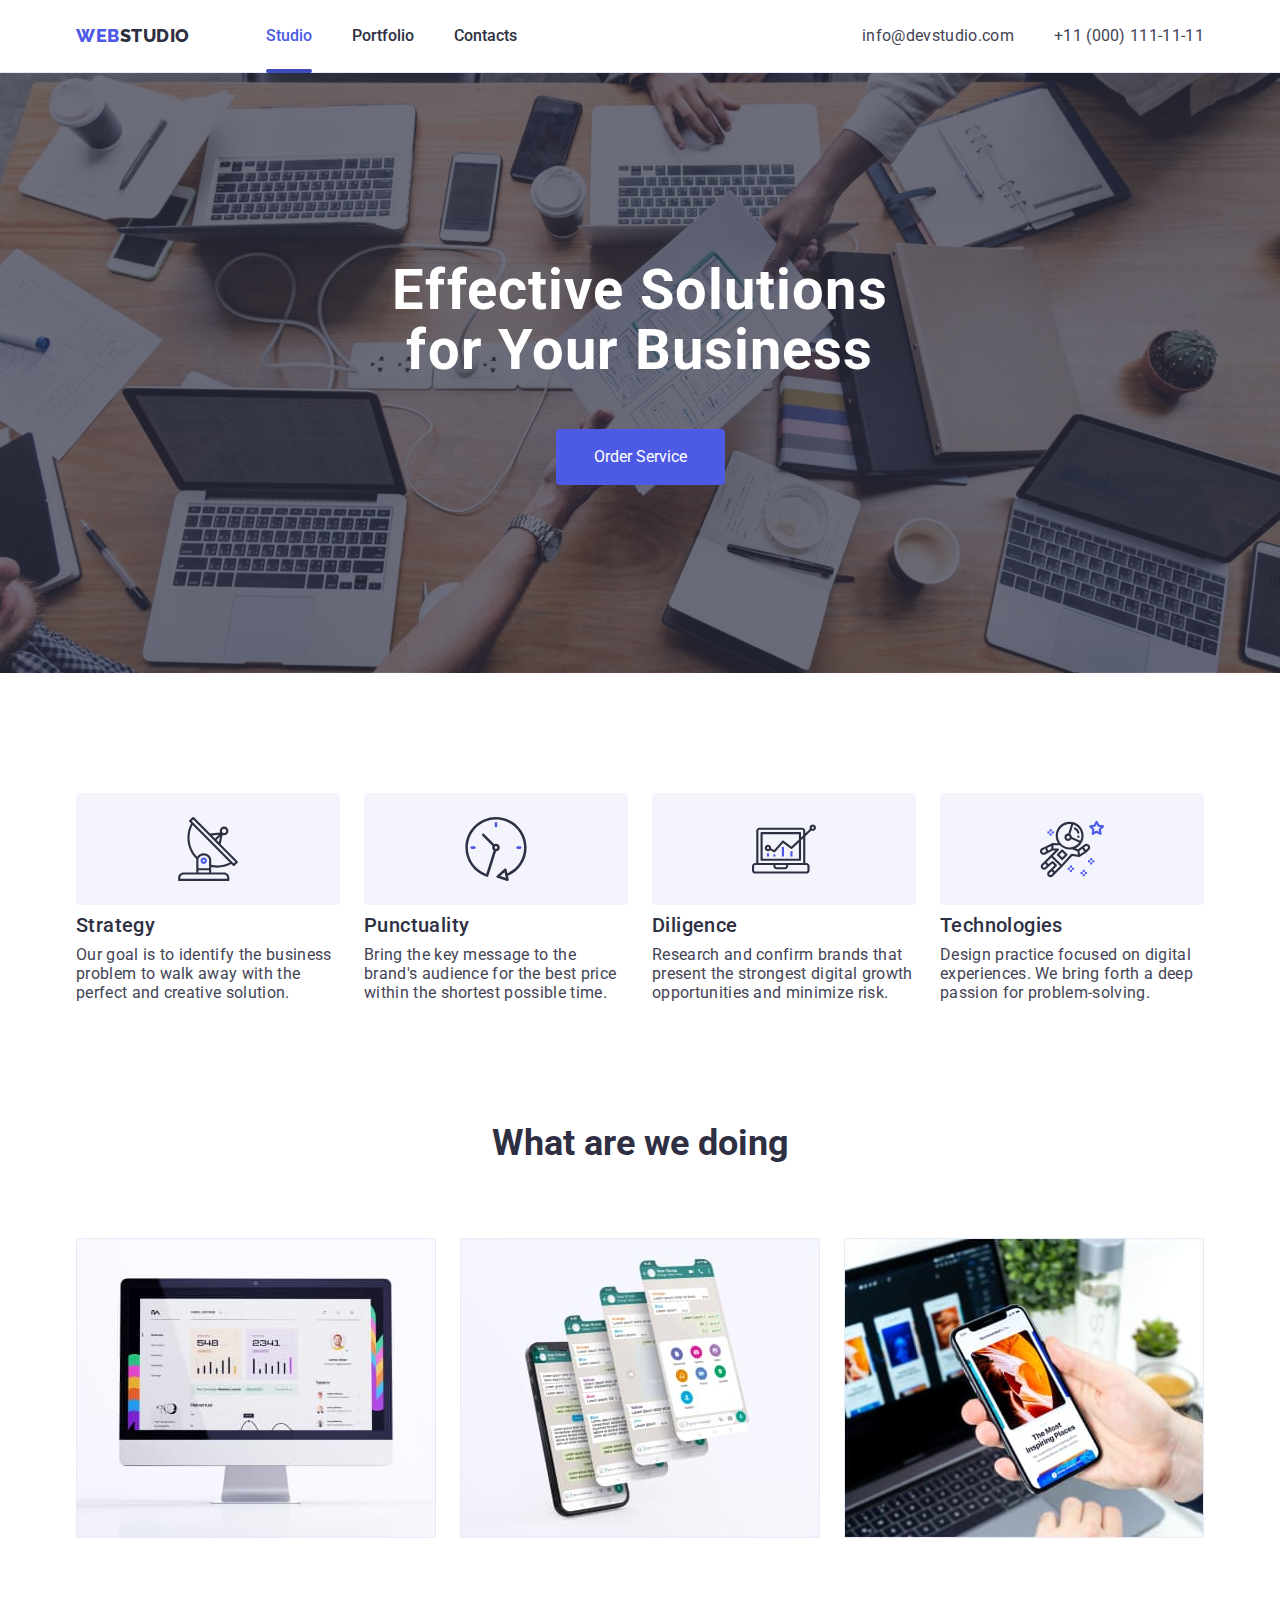
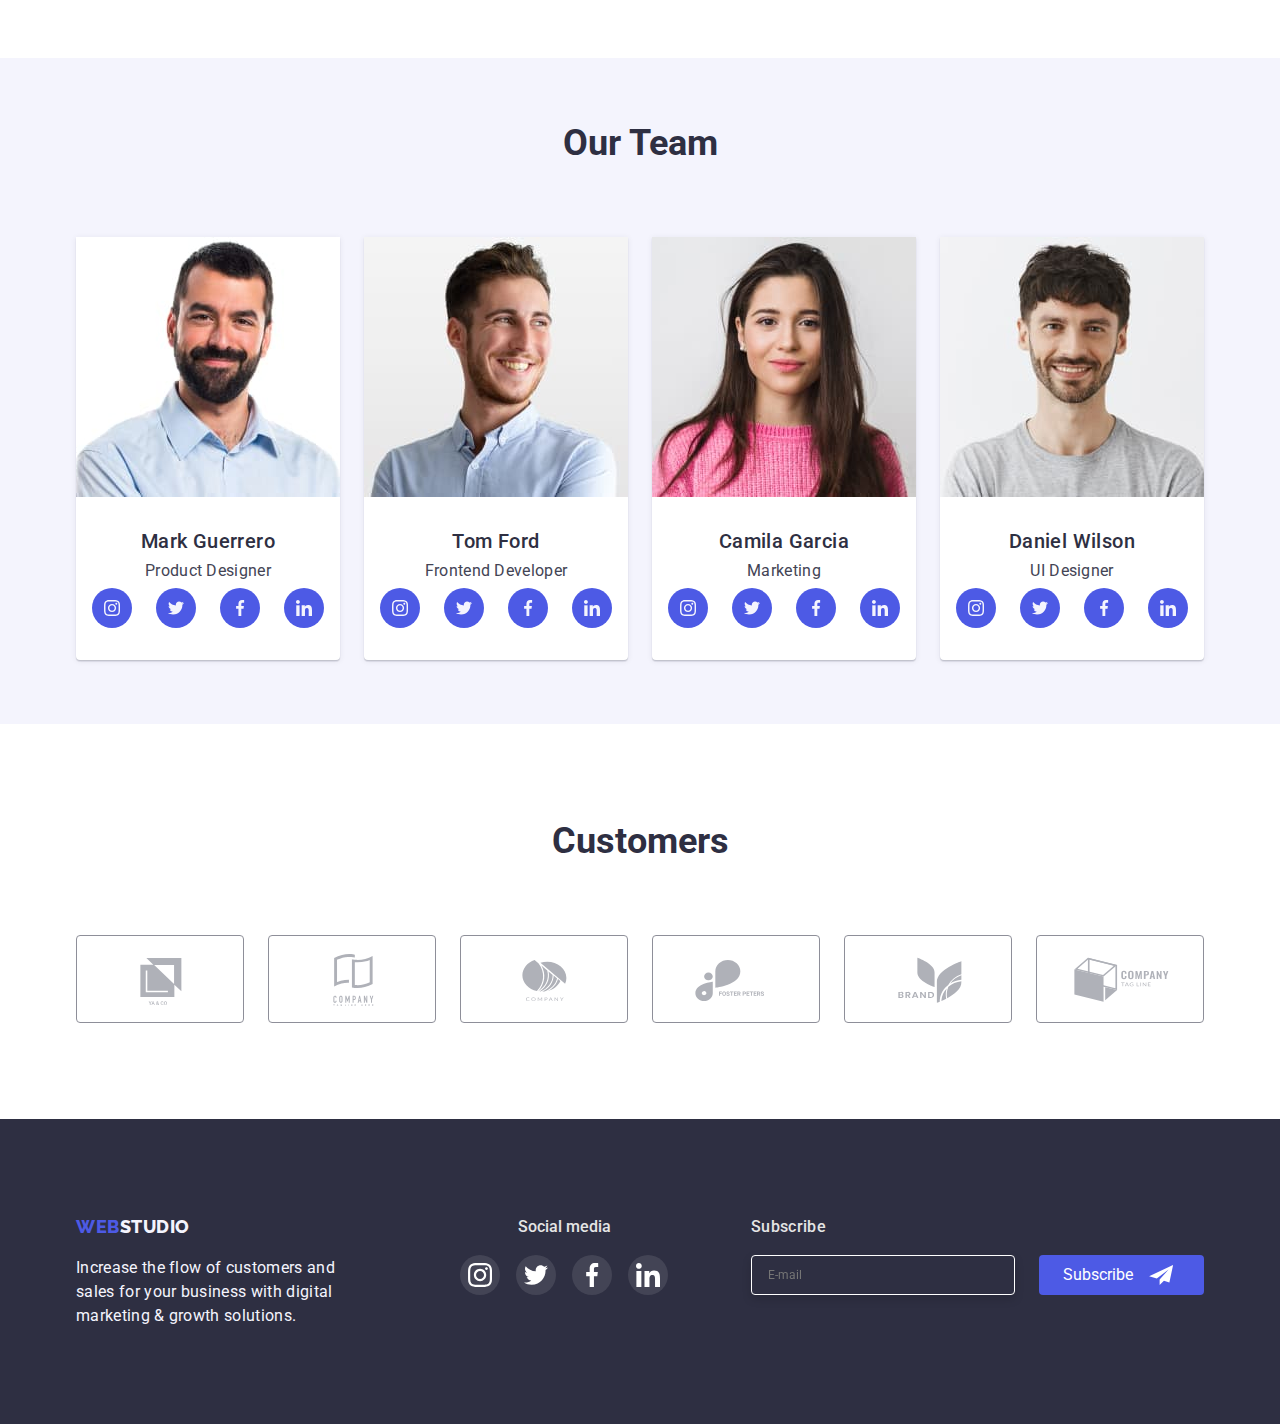
<file: index.html>
<!DOCTYPE html>
<html lang="en">
<head>
    <meta charset="UTF-8">
    <meta http-equiv="X-UA-Compatible" content="IE=edge">
    <meta name="viewport" content="width=device-width, initial-scale=1.0">
    <title>Webstudio</title>
    <!-- Fonts -->
<link rel="preconnect" href="https://fonts.googleapis.com">
<link rel="preconnect" href="https://fonts.gstatic.com" crossorigin>
<link href="https://fonts.googleapis.com/css2?family=Raleway:wght@800&family=Roboto:wght@400;500;700&display=swap" rel="stylesheet">
    <!-- Styles -->
<link href="https://cdn.jsdelivr.net/npm/modern-normalize@1.1.0/modern-normalize.min.css
" rel="stylesheet">
<link rel="stylesheet" href="./css/styles.css"/>
</head>
<body>
<header class="header">
    <div class="container header-container">
    <nav class="navigation">
    <a href= "./index.html" class="logo">WEB<span class="logo-studio">STUDIO</span></a>
<ul class="list-navigation">
<li><a href="./index.html" class="link-nav current studio-tablet">Studio</a></li>
<li><a href="./portfolio.html" class="link-nav">Portfolio</a></li>
<li><a href="" class="link-nav">Contacts</a></li>
</ul>
</nav>
    <button class="header-burger js-open-menu" type="button">
        <svg class="icon-menu-burger" width="32" height="22">
            <use href="./images/icons.svg#icon-menu-burger">
            </use>
        </svg>
    </button>
<address class="address">
    <ul class="contacts-list">
<li><a href="mailto:info@devstudio.com" class="link-address">info@devstudio.com</a></li>
<li><a href="tel:+110001111111" class="link-address">+11 (000) 111-11-11</a></li>
</ul>
</address>
    <div class="mobile-menu js-menu-container">
                    <div class="header-nav-modal">
        <button class="modal-close-js js-close-menu" type="button">
            <svg class="close">
                <use href="./images/icons.svg#icon-close">
                </use>
            </svg>
        </button>
                        <ul class="contact-menu-nav-mob">
<li><a href="./index.html" class="link-nav-mobile studio">Studio</a></li>
<li><a href="./portfolio.html" class="link-nav-mobile">Portfolio</a></li>
<li><a href="" class="link-nav-mobile">Contacts</a></li>
    </ul>
    <ul class="mobile-nav-two">
    <li class="tel-bottom"><a href="tel:+110001111111" class="link-address-mob-tel">+11 (000) 111-11-11</a></li>
    <li><a href="mailto:info@devstudio.com" class="link-address-mob-mail">info@devstudio.com</a></li>

        </ul>
      <ul class="icon-modal">
<li class="socials-item">
    <a class="socials-link" href="#">
        <svg class="socials-icon-modal">
            <use href="./images/icons.svg#icon-instagram">
            </use>
        </svg>
    </a>
</li>
<li class="socials-item">
    <a class="socials-link" href="#">
        <svg class="socials-icon-modal">
            <use href="./images/icons.svg#icon-twitter">
            </use>
        </svg>
    </a>
</li>
<li class="socials-item">
    <a class="socials-link" href="#">
        <svg class="socials-icon-modal">
            <use href="./images/icons.svg#icon-facebook">
            </use>
        </svg>
    </a>
</li>
<li class="socials-item">
    <a class="socials-link" href="#">
        <svg class="socials-icon-modal">
            <use href="./images/icons.svg#icon-linkedin">
            </use>
        </svg>
    </a>
</li>
      </ul>
    </div>
            </div>
        </div>
</header>
<main>
    <section class="hero">
        <div class="container">
    <h1 class="main-title">Effective Solutions
        for Your Business</h1>
    <button type="button" class="button-order-service" data-modal-open>Order Service</button>
</div>
        </section>
        <section class="section-one">
            <div class="container">
                    <h2 class="visually-hidden">Advantages</h2>
                    <ul class="list-about">
                        <li class="columns">
                            <div class="svg-icons">
                            <svg class="icons" width="64" height="64">
                                <use href="./images/icons.svg#icon-antenna">
                                </use>
                            </svg>
                            </div>
                            <h3 class="section-name">Strategy</h3>
                            <p class="section-text">
                                Our goal is to identify the business
                                problem to walk away with the perfect and creative solution.
                            </p>
                        </li>
                        <li class="columns">
                            <div class="svg-icons">
                            <svg class="icons" width="64" height="64">
                                <use href="./images/icons.svg#icon-clock">
                                </use>
                            </svg>
                            </div>
                            <h3 class="section-name">Punctuality</h3>
                            <p class="section-text">
                                Bring the key message to the brand's audience for the best price within the shortest possible time.</p>
                        </li>
                        <li class="columns">
                            <div class="svg-icons">
                        <svg class="icons" width="64" height="64">
                            <use href="./images/icons.svg#icon-diagram">
                            </use>
                        </svg>
                        </div>
                            <h3 class="section-name">Diligence</h3>
                            <p class="section-text">
                                Research and confirm brands that present the strongest digital growth opportunities and minimize risk.</p>
                        </li>
                        <li class="columns">
                            <div class="svg-icons">
                        <svg class="icons" width="64" height="64">
                            <use href="./images/icons.svg#icon-cosmonaut">
                            </use>
                        </svg>
                        </div>
                            <h3 class="section-name">Technologies</h3>
                            <p class="section-text">
                                Design practice focused on digital experiences. We bring forth a deep passion for problem-solving.</p>
                        </li>
                    </ul>
                    </div>
                    </section>
<section class="section-two">
    <div class="container">
    <h2 class="section-title">What are we doing</h2>
    <ul class="services">
        <li>
            <img
            srcset="./images/seo.jpg 1x, ./images/seo@2x.jpg 2x"
            src="./images/seo.jpg"
            width="360"
            height="300"
            alt="seo"/>
        </li>
        <li>
        <img srcset="./images/multifunctual.jpg 1x, ./images/multifunctual@2x.jpg 2x" src="./images/multifunctual.jpg"
        width="360"
        height="300"
        alt="multifunctual" />
        </li>
        <li>
        <img srcset="./images/foralldevices.jpg 1x, ./images/foralldevices@2x.jpg 2x" src="./images/foralldevices.jpg"
        width="360"
        height="300"
        alt="multifunctual" />
        </li>
    </ul>
    </div>
</section>
<section class="our-team">
    <div class="container team-container">
        <h2 class="team-title">Our Team</h2>
        <ul class="team">
            <li class="card-color">
                <img srcset="./images/Mark_Guerrero.jpg 1x, ./images/Mark_Guerrero@2x.jpg 2x"
                src=".images/Mark_Guerrero.jpg"
                alt="Mark Guerrero" width="264" height="260"/>
                <div class="card-bottom">
                    <h3 class="section-name-worker">Mark Guerrero</h3>
                    <p class="section-text">Product Designer</p>
                    <ul class="socials-list">
                        <li class="socials-item">
                            <a class="socials-link" href="#">
                                <svg class="socials-icon">
                                    <use href="./images/icons.svg#icon-instagram">
                                    </use>
                                </svg>
                            </a>
                        </li>
                        <li class="socials-item">
                            <a class="socials-link" href="#">
                                <svg class="socials-icon">
                                    <use href="./images/icons.svg#icon-twitter">
                                    </use>
                                </svg>
                            </a>
                        </li>
                        <li class="socials-item">
                            <a class="socials-link" href="#">
                                <svg class="socials-icon">
                                    <use href="./images/icons.svg#icon-facebook">
                                    </use>
                                </svg>
                            </a>
                        </li>
                        <li class="socials-item">
                            <a class="socials-link" href="#">
                                <svg class="socials-icon">
                                    <use href="./images/icons.svg#icon-linkedin">
                                    </use>
                                </svg>
                            </a>
                        </li>
                    </ul>
                </div>
            </li>
            <li class="card-color">
                <img srcset="./images/Tom_Ford.jpg 1x, ./images/Tom_Ford@2x.jpg 2x"
                src="./images/Tom_Ford.jpg"
                alt="Tom Ford" width="264" height="260"/>
                <div class="card-bottom">
                    <h3 class="section-name-worker">Tom Ford</h3>
                    <p class="section-text">Frontend Developer</p>
                    <ul class="socials-list">
                        <li class="socials-item">
                            <a class="socials-link" href="#">
                                <svg class="socials-icon">
                                    <use href="./images/icons.svg#icon-instagram">
                                    </use>
                                </svg>
                            </a>
                        </li>
                        <li class="socials-item">
                            <a class="socials-link" href="#">
                                <svg class="socials-icon">
                                    <use href="./images/icons.svg#icon-twitter">
                                    </use>
                                </svg>
                            </a>
                        </li>
                        <li class="socials-item">
                            <a class="socials-link" href="#">
                                <svg class="socials-icon">
                                    <use href="./images/icons.svg#icon-facebook">
                                    </use>
                                </svg>
                            </a>
                        </li>
                        <li class="socials-item">
                            <a class="socials-link" href="#">
                                <svg class="socials-icon">
                                    <use href="./images/icons.svg#icon-linkedin">
                                    </use>
                                </svg>
                            </a>
                        </li>
                    </ul>
                </div>
            </li>
            <li class="card-color">
                <img srcset="./images/Camila_Garcia.jpg 1x, ./images/Camila_Garcia@2x.jpg 2x"
                src="./images/Camila_Garcia.jpg"
                 alt="Camila Garcia" width="264" height="260"/>
                <div class="card-bottom">
                    <h3 class="section-name-worker">Camila Garcia</h3>
                    <p class="section-text">Marketing</p>
                    <ul class="socials-list">
                        <li class="socials-item">
                            <a class="socials-link" href="#">
                                <svg class="socials-icon">
                                    <use href="./images/icons.svg#icon-instagram">
                                    </use>
                                </svg>
                            </a>
                        </li>
                        <li class="socials-item">
                            <a class="socials-link" href="#">
                                <svg class="socials-icon">
                                    <use href="./images/icons.svg#icon-twitter">
                                    </use>
                                </svg>
                            </a>
                        </li>
                        <li class="socials-item">
                            <a class="socials-link" href="#">
                                <svg class="socials-icon">
                                    <use href="./images/icons.svg#icon-facebook">
                                    </use>
                                </svg>
                            </a>
                        </li>
                        <li class="socials-item">
                            <a class="socials-link" href="#">
                                <svg class="socials-icon">
                                    <use href="./images/icons.svg#icon-linkedin">
                                    </use>
                                </svg>
                            </a>
                        </li>
                    </ul>
                </div>
            </li>
            <li class="card-color">
                <img srcset="./images/Daniel_Wilson.jpg 1x, ./images/Daniel_Wilson@2x.jpg 2x"
                src="./images/Daniel_Wilson.jpg"
                alt="Daniel Wilson" width="264" height="260"/>
                <div class="card-bottom">
                    <h3 class="section-name-worker">Daniel Wilson</h3>
                    <p class="section-text">UI Designer</p>
                    <ul class="socials-list">
                        <li class="socials-item">
                            <a class="socials-link" href="#">
                                <svg class="socials-icon">
                                    <use href="./images/icons.svg#icon-instagram">
                                    </use>
                                </svg>
                            </a>
                        </li>
                        <li class="socials-item">
                            <a class="socials-link" href="#">
                                <svg class="socials-icon">
                                    <use href="./images/icons.svg#icon-twitter">
                                    </use>
                                </svg>
                            </a>
                        </li>
                        <li class="socials-item">
                            <a class="socials-link" href="#">
                                <svg class="socials-icon">
                                    <use href="./images/icons.svg#icon-facebook">
                                    </use>
                                </svg>
                            </a>
                        </li>
                        <li class="socials-item">
                            <a class="socials-link" href="#">
                                <svg class="socials-icon">
                                    <use href="./images/icons.svg#icon-linkedin">
                                    </use>
                                </svg>
                            </a>
                        </li>
                    </ul>
                </div>
            </li>
        </ul>
    </div>
</section>
<section class="customers">
    <div class="container customers-container">
<h3 class="section-customers">Customers</h3>
<ul class="customers-list">
<li class="customers-item">
    <a class="customers-link" href="#">
        <svg class="customers-icon" width="104" height="56">
            <use href="./images/icons.svg#icon-yaco">
            </use>
        </svg>
    </a>
</li>
<li class="customers-item">
    <a class="customers-link" href="#">
        <svg class="customers-icon" width="104" height="56">
            <use href="./images/icons.svg#icon-companytag">
            </use>
        </svg>
    </a>
</li>
<li class="customers-item">
    <a class="customers-link" href="#">
        <svg class="customers-icon" width="104" height="56">
            <use href="./images/icons.svg#icon-company">
            </use>
        </svg>
    </a>
</li>
<li class="customers-item">
    <a class="customers-link" href="#">
        <svg class="customers-icon" width="104" height="56">
            <use href="./images/icons.svg#icon-fosterpeters">
            </use>
        </svg>
    </a>
</li>
<li class="customers-item">
    <a class="customers-link" href="#">
        <svg class="customers-icon" width="104" height="56">
            <use href="./images/icons.svg#icon-brand">
            </use>
        </svg>
    </a>
</li>
<li class="customers-item">
    <a class="customers-link" href="#">
        <svg class="customers-icon" width="104" height="56">
            <use href="./images/icons.svg#icon-companytegline">
            </use>
        </svg>
    </a>
</li>
</ul>
</div>
</section>
</main>
<footer class="footer">
    <div class="container footer-socials">
        <div class="footer-block">
        <a href="./index.html" class="logo">WEB<span class="logo-footer">STUDIO</span></a>
        <p class="footer-text">
            Increase the flow of customers and
            sales for your business with digital
            marketing & growth solutions.
        </p>
</div>
<div class="media">
    <p class="social-media">Social media</p>
    <ul class="footer-social-list">
        <li class="footer-icons-list">
            <a class="footer-link" href="#">
                <svg class="footer-icon" width="40" height="40">
                    <use href="./images/icons.svg#icon-instagram">
                    </use>
                </svg>
            </a>
        </li>
        <li class="footer-icons-list">
            <a class="footer-link" href="#">
                <svg class="footer-icon" width="40" height="40">
                    <use href="./images/icons.svg#icon-twitter">
                    </use>
                </svg>
            </a>
        </li>
        <li class="footer-icons-list">
            <a class="footer-link" href="#">
                <svg class="footer-icon" width="40" height="40">
                    <use href="./images/icons.svg#icon-facebook">
                    </use>
                </svg>
            </a>
        </li>
        <li class="footer-icons-list">
            <a class="footer-link" href="#">
                <svg class="footer-icon" width="40" height="40">
                    <use href="./images/icons.svg#icon-linkedin">
                    </use>
                </svg>
            </a>
        </li>
    </ul>
</div>
<div class="footer-form">
    <p class="footer-form-text">Subscribe</p>
    <form class="footer-form-subscribe" autocomplete="off" novalidate>
        <label class="user-insert">
            <input class="footer-insert-area" type="email" name="user-email" placeholder="E-mail">
        </label>
        <button type="submit" class="button-subscribe">Subscribe
            <svg class="footer-svg">
                <use href="./images/icons.svg#icon-sendtelegram"></use>
            </svg>
        </button>
    </form>
</div>

</div>
</footer>
<div class="backdrop is-hidden" data-modal>
    <div class="modal">
        <button class="modal-close" type="button" data-modal-close>
                            <svg class="close-icon" width="24" height="24">
                                <use href="./images/icons.svg#icon-close">
                                </use>
                            </svg>
        </button>
<p class="text-form">
Leave your contacts and we will call you back
</p>
<form class="contact-form" autocomplete="off" novalidate>
    <label class="user-type">
<span class="form-name">Name</span>
<span class="input-form">
    <input class="modal-userform" id="user-name" type="text" name="user-name" autofocus pattern="^[a-Za-яА-Я]+$" minlength="2">
<svg class="user-form" width="18" height="18">
    <use href="./images/icons.svg#icon-formperson"></use>
    </svg>
    </span>
    </label>
<label class="user-type">
    <span class="form-name">Phone</span>
    <span class="input-form">
        <input class="modal-userform" type="tel" name="user-phone" id="user-phone" required
            pattern="^[0-9]{3}-[0-9]{3}-[0-9]{2}-[0-9]{2}" title="xxx xxx xx xx">
        <svg class="user-form" width="18" height="24">
            <use href="./images/icons.svg#icon-formphone"></use>
        </svg>
    </span>
</label>
<label class="user-type">
    <span class="form-name">Email</span>
    <span class="input-form">
        <input class="modal-userform" type="email" name="user-email">
        <svg class="user-form" width="18" height="24">
            <use href="./images/icons.svg#icon-formemail"></use>
        </svg>
    </span>
</label>
<label class="user-type">
    <span class="form-name">Comment</span>
    <span class="input-form">
        <textarea class="inside-form" name="user-messege" id="user-messege" placeholder="Text input"
            required></textarea>
    </span>
</label>
<label class="modal-check">
    <input id="user-policy" type="checkbox" name="user-policy" class="form-check">
    <span class="checked"></span>
     <span>I accept the terms and conditions of the
    <a href="" class="privacy">Privacy Policy</a>
</span>
</label>
<button type="submit" class="button-oneform">Send</button>
</form>
</div>
</div>
<script src="./js/mobile-menu.js">
</script>
<script src="./js/modal.js">
</script>
</body>
</html>
</file>
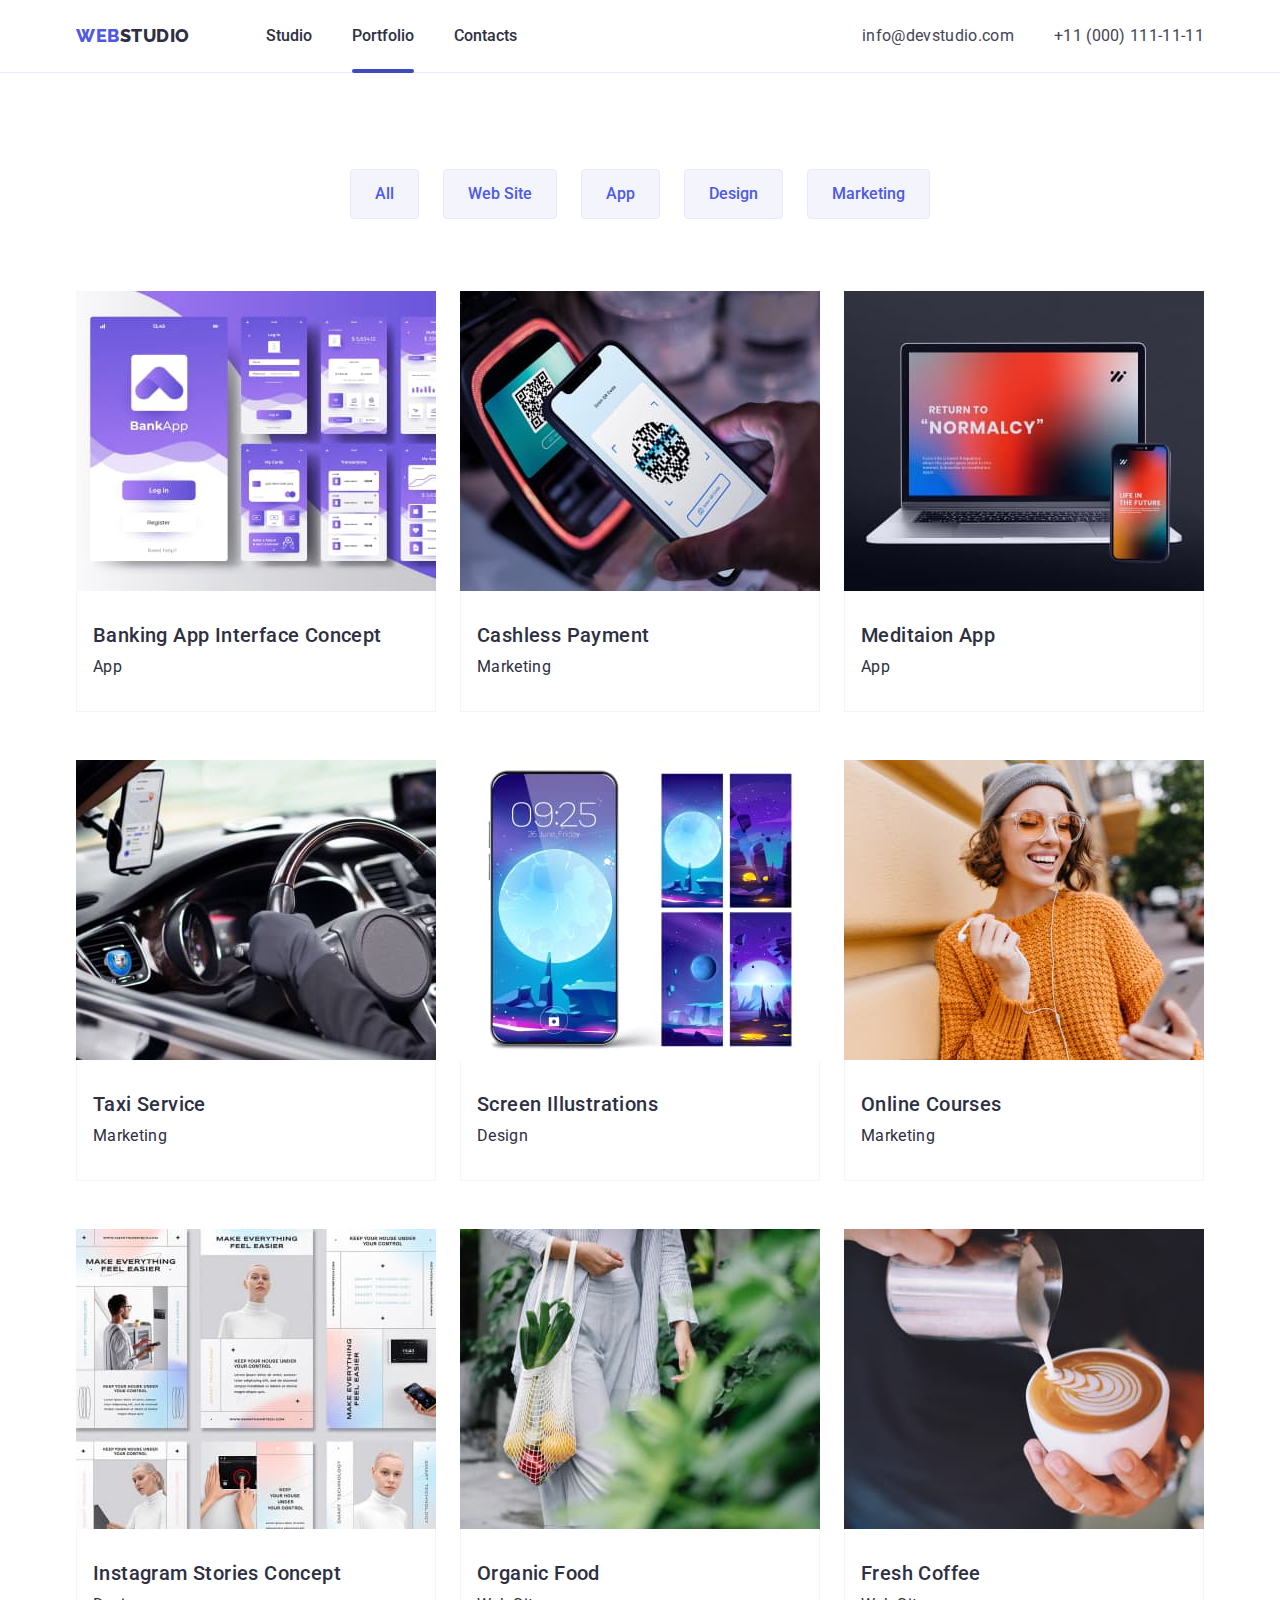
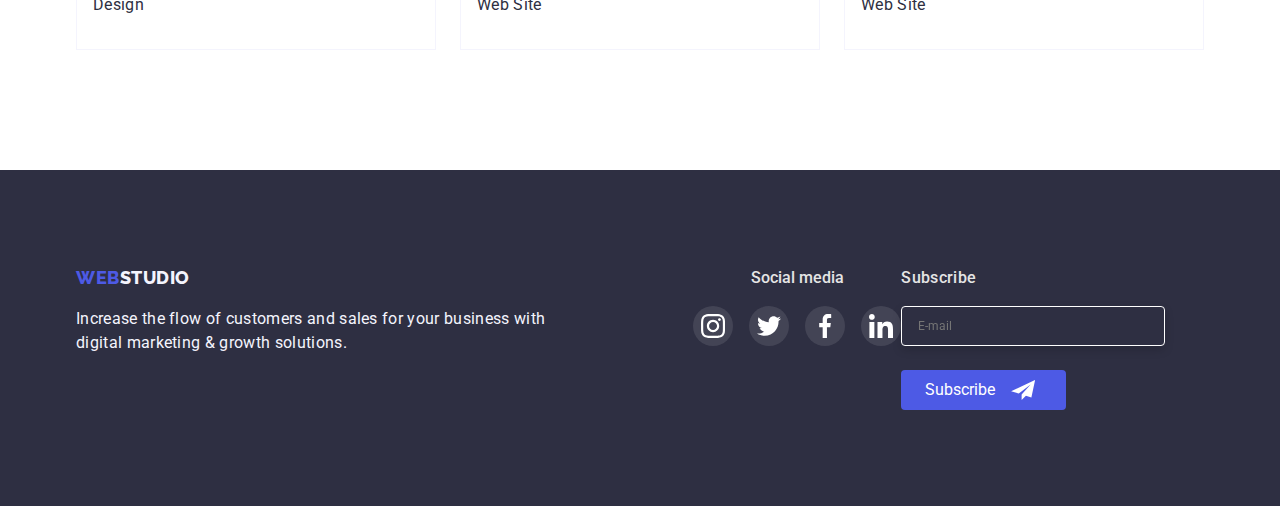
<file: portfolio.html>
<!DOCTYPE html>
<html lang="en">
<head>
    <meta charset="UTF-8">
    <meta http-equiv="X-UA-Compatible" content="IE=edge">
    <meta name="viewport" content="width=device-width, initial-scale=1.0">
    <title>Portfolio</title>
<link rel="preconnect" href="https://fonts.googleapis.com">
<link rel="preconnect" href="https://fonts.gstatic.com" crossorigin>
<link href="https://fonts.googleapis.com/css2?family=Raleway:wght@800&family=Roboto:wght@400;500;700&display=swap"
    rel="stylesheet">
<link href="https://cdn.jsdelivr.net/npm/modern-normalize@1.1.0/modern-normalize.min.css
" rel="stylesheet">
<link rel="stylesheet" href="./css/styles.css" />
</head>
<body>
    <header class="header">
        <div class="container header-container">
            <nav class="navigation">
                <a href="./index.html" class="logo">WEB<span class="logo-studio">STUDIO</span></a>
                <ul class="list-navigation">
                    <li><a href="./index.html" class="link-nav">Studio</a></li>
                    <li><a href="./portfolio.html" class="link-nav current">Portfolio</a></li>
                    <li><a href="" class="link-nav">Contacts</a></li>
                </ul>
            </nav>
            <address class="address">
                <ul class="contacts-list">
                    <li><a href="mailto:info@devstudio.com" class="link-address">info@devstudio.com</a></li>
                    <li><a href="tel:+110001111111" class="link-address">+11 (000) 111-11-11</a></li>
                </ul>
            </address>
        </div>
    </header>
<main>
    <section class="portfolio-navi">
        <div class="container">
        <ul class="button-portfolio">
        <li><button type="button" class="button-portfolio-navi">All</button></li>
        <li><button type="button" class="button-portfolio-navi">Web Site</button></li>
        <li><button type="button" class="button-portfolio-navi">App</button></li>
        <li><button type="button" class="button-portfolio-navi">Design</button></li>
        <li><button type="button" class="button-portfolio-navi">Marketing</button></li>
        </ul>
        <ul class="portfolio-apps">
            <li class="portfolio-card-text">
                <a href="#" class="application-all">
<div class="application-card">
<img src="./images/app.jpg" alt="app" width="360">
<div class="application">
    <p class="overcard-text">14 Stylish and User-Friendly App Design Concepts · Task Manager App · Calorie Tracker App · Exotic Fruit
        Ecommerce App ·
        Cloud Storage App
    </p>
</div>
</div>
            <div class="name-card">
            <h3 class="portfolio-name">Banking App Interface Concept</h3>
            <p class="portfolio-text">App</p>
            </div>
            </a>
            </li>
            <li class="portfolio-card-text">
                                <a href="#" class="application-all">
                                    <div class="application-card">
                                        <img src="./images/qr.jpg" alt="qr" width="360">
                                        <div class="application">
                                            <p class="overcard-text">14 Stylish and User-Friendly App Design Concepts · Task Manager App · Calorie Tracker App · Exotic Fruit
                                                Ecommerce App ·
                                                Cloud Storage App
                                            </p>
                                        </div>
                                    </div>

            <div class="name-card">
            <h3 class="portfolio-name">Cashless Payment</h3>
            <p class="portfolio-text">Marketing</p>
            </div>
            </a>
            </li>
            <li class="portfolio-card-text">
                <a href="#" class="application-all">
                    <div class="application-card">
                    <img src="./images/synchro.jpg" alt="synchro" width="360">
                        <div class="application">
                            <p class="overcard-text">14 Stylish and User-Friendly App Design Concepts · Task Manager App · Calorie Tracker App · Exotic Fruit
                                Ecommerce App ·
                                Cloud Storage App
                            </p>
                        </div>
                    </div>
            <div class="name-card">
            <h3 class="portfolio-name">Meditaion App</h3>
            <p class="portfolio-text">App</p>
            </div>
            </a>
            </li>
            <li class="portfolio-card-text">
                <a href="#" class="application-all">
                    <div class="application-card">
                        <img src="./images/taxi.jpg" alt="taxi" width="360">
                                        <div class="application">
                                            <p class="overcard-text">14 Stylish and User-Friendly App Design Concepts · Task Manager App · Calorie Tracker App · Exotic Fruit
                                                Ecommerce App ·
                                                Cloud Storage App
                                            </p>
                                        </div>
                                    </div>
            <div class="name-card">
            <h3 class="portfolio-name">Taxi Service</h3>
            <p class="portfolio-text">Marketing</p>
            </div>
            </a>
            </li>
            <li class="portfolio-card-text">
                <a href="#" class="application-all">
                    <div class="application-card">
                        <img src="./images/illustrations.jpg" alt="illustrations" width="360">
                        <div class="application">
                            <p class="overcard-text">14 Stylish and User-Friendly App Design Concepts · Task Manager App · Calorie Tracker App · Exotic Fruit
                                Ecommerce App ·
                                Cloud Storage App
                            </p>
                        </div>
                    </div>
            <div class="name-card">
            <h3 class="portfolio-name">Screen Illustrations</h3>
            <p class="portfolio-text">Design</p>
            </div>
            </a>
            </li>
            <li class="portfolio-card-text">
            <a href="#" class="application-all">
                   <div class="application-card">
                      <img src="./images/courses.jpg" alt="courses" width="360">
                           <div class="application">
                                <p class="overcard-text">14 Stylish and User-Friendly App Design Concepts · Task Manager App · Calorie Tracker App · Exotic Fruit
                                    Ecommerce App ·
                                                Cloud Storage App
                                            </p>
                                        </div>
                                    </div>
            <div class="name-card">
            <h3 class="portfolio-name">Online Courses</h3>
            <p class="portfolio-text">Marketing</p>
            </div>
            </a>
            </li>
            <li class="portfolio-card-text">
                    <a href="#" class="application-all">
                    <div class="application-card">
                    <img src="./images/stories.jpg" alt="stories" width="360">
                                    <div class="application">
                                        <p class="overcard-text">14 Stylish and User-Friendly App Design Concepts · Task Manager App · Calorie Tracker App · Exotic Fruit
                                            Ecommerce App ·
                                            Cloud Storage App
                                        </p>
                                    </div>
                                </div>
            <div class="name-card">
            <h3 class="portfolio-name">Instagram Stories Concept</h3>
            <p class="portfolio-text">Design</p>
            </div>
            </a>
            </li>
            <li class="portfolio-card-text">
                        <a href="#" class="application-all">
                          <div class="application-card">
                            <img src="./images/organic.jpg" alt="organic" width="360">
                            <div class="application">
                                  <p class="overcard-text">14 Stylish and User-Friendly App Design Concepts · Task Manager App · Calorie Tracker App · Exotic Fruit
                                                    Ecommerce App ·
                                                    Cloud Storage App
                                    </p>
                                </div>
                            </div>
            <div class="name-card">
            <h3 class="portfolio-name">Organic Food</h3>
            <p class="portfolio-text">Web Site</p>
            </div>
            </a>
            </li>
            <li class="portfolio-card-text">
                <a href="#" class="application-all">
                    <div class="application-card">
                        <img src="./images/coffee.jpg" alt="coffee" width="360">
                        <div class="application">
                            <p class="overcard-text">14 Stylish and User-Friendly App Design Concepts · Task Manager App · Calorie Tracker App · Exotic Fruit
                                Ecommerce App ·
                                Cloud Storage App
                            </p>
                        </div>
                    </div>
            <div class="name-card">
            <h3 class="portfolio-name">Fresh Coffee</h3>
            <p class="portfolio-text">Web Site</p>
            </div>
            </a>
            </li>
        </ul>
        </div>
    </section>
</main>
<footer class="footer">
    <div class="container footer-socials">
        <div>
            <a href="./index.html" class="logo">WEB<span class="logo-footer">STUDIO</span></a>
            <p class="footer-text">
                Increase the flow of customers and
                sales for your business with digital
                marketing & growth solutions.
            </p>
        </div>
        <div class="media">
            <h3 class="social-media">Social media</h3>
            <ul class="footer-social-list">
                <li class="footer-icons-list">
                    <a class="footer-link" href="#">
                        <svg class="footer-icon" width="40" height="40">
                            <use href="./images/icons.svg#icon-instagram">
                            </use>
                        </svg>
                    </a>
                </li>
                <li class="footer-icons-list">
                    <a class="footer-link" href="#">
                        <svg class="footer-icon" width="40" height="40">
                            <use href="./images/icons.svg#icon-twitter">
                            </use>
                        </svg>
                    </a>
                </li>
                <li class="footer-icons-list">
                    <a class="footer-link" href="#">
                        <svg class="footer-icon" width="40" height="40">
                            <use href="./images/icons.svg#icon-facebook">
                            </use>
                        </svg>
                    </a>
                </li>
                <li class="footer-icons-list">
                    <a class="footer-link" href="#">
                        <svg class="footer-icon" width="40" height="40">
                            <use href="./images/icons.svg#icon-linkedin">
                            </use>
                            </svg>
                            </a>
                            </li>
                            </ul>
                            </div>
                            <div class="footer-form">
                                <h3 class="footer-form-text">Subscribe</h3>
                                <form class="footer-form-subscribe" autocomplete="off" novalidate>
                                    <label class="user-insert">
                                        <input class="footer-insert-area" type="email" type="text" name="user-email" placeholder="E-mail">
                                    </label>
                                    <button type="submit" class="button-subscribe">Subscribe
                                        <svg class="footer-svg">
                                            <use href="./images/icons.svg#icon-sendtelegram"></use>
                                        </svg>
                                    </button>
                                </form>
                            </div>
                            </div>
                            </footer>
</body>
</html>
</file>
<file: css/styles.css>
:root {
    --color-gray-light: #E5E5E5;
    --color-light: #F4F4FD;
    --color-blue: #4D5AE5;
    --color-blue-light: #404BBF;
    --color-dark: #2E2F42;
    --color-gray: #434455;
    --color-white: #FFFFFF;
    --color-white-dark: #E7E9FC;
    --font-size-16: 16px;
    --font-size-18: 18px;
}

h1,
h2,
h3,
p,
ul {
    margin: 0;
    padding: 0;
}

body {
    font-family: 'Roboto', sans-serif;
    font-size: var(--font-size-16);
    line-height: 1.5;
    color: var(--color-gray-light);
}

ul {
    list-style: none;
}

.container {
    max-width: 426px;
    padding-left: 15px;
    padding-right: 15px;
    margin-left: auto;
    margin-right: auto;
}

@media screen and (min-width: 768px) {
    .container {
        max-width: 768px;
    }
        .customers-container {
            max-width: 582px;
        }
}

@media screen and (min-width: 1200px) {
    .container {
        max-width: 1158px;
    }
}

.team-container {
max-width: 294px;
}
@media screen and (min-width: 768px) {
    .team-container {
        max-width: 582px;
    }
}

@media screen and (min-width: 1200px) {
.team-container {
max-width: 1158px;
row-gap: 24px;
column-gap: 64px;
    }
}

.header {
    padding: 25px 0px;
    box-sizing: border-box;
    border-bottom: 1px solid #E7E9FC;
}
@media screen and (min-width: 768px) {
    .header {
        padding: 16px 0px;
    }
}
@media screen and (min-width: 1200px) {
    .header {
    padding: 24px 0px;
    }
}


.header-container {
    display: flex;
    justify-content: space-between;
    align-items: center;
}

.header-container-mobile {
    display: flex;
    justify-content: space-between;
    align-items: center;

}

@media screen and (min-width: 479px) {
    .header-container-mobile {
        width: 428px;
        height: 70px;
    }
}

.header-container-desktop {
    display: none;
}

@media screen and (min-width: 768px) {
    .header-container-desktop {
        display: flex-start;
        align-items: center;
        gap: 40px;
    }
}

@media screen and (min-width: 1200px) {
    .header-container-desktop {
        align-items: center;
    }
}


.header-burger {
    border: none;
    background-color: transparent;
}

@media screen and (min-width: 768px) {
    .header-burger {
        display: none;
    }
}

.header-menu {
    display: flex;
    flex-grow: 1;
    gap: 40px;
}

.header-nav-modal {
    position: relative;
    width: 100%;
    height: 100%;
    max-width: 428px;
    max-height: 796px;
    margin-left: auto;
    margin-right: auto;
    display: flex;
    flex-direction: column;
    padding: 80px 0 40px 40px;
}

.contact-menu-nav {
    display: block;
    font-family: 'Roboto', sans-serif;
    font-weight: 700;
    font-size: 36;
    line-height: 1;
    color: var(--color-dark);
    flex-direction: column;

}

.contact-menu-nav-mob {
    display: flex;
    flex-direction: column;
    gap: 40px;

}

.mobile-menu {
    position: fixed;
    top: 0;
    right: 0;
    bottom: 0;
    width: 100%;
    height: 100%;
    background: #FFFFFF;
    transform: translateX(100%);
    overflow-y: scroll;
}

@media screen and (min-width: 768px) {
    .mobile-menu {
        display: none;
    }
}

.mobile-menu.is-open {
    transform: translateX(0);
}

.modal-close-js {
    position: absolute;
    top: 24px;
    right: 24px;
    display: flex;
    background: #E7E9FC;
    opacity: 0.1;
    border: 1px solid #2E2F42;
    border-radius: 50%;
    align-items: center;
    justify-content: center;
    width: 24px;
    height: 24px;
    cursor: pointer;
}

.modal-close-js:hover {
    color: var(--color-light);
    background-color: var(--color-blue-light);
}

.modal-close-js:focus {
    color: var(--color-light);
    background-color: var(--color-blue-light);
}

.mobile-nav-two {
margin-top: auto;
}

.js-close-menu {
    position: absolute;
    display: flex;
    top: 24px;
    right: 24px;
    background-color: var(--color-light);
    border: 1px solid #2E2F42;
    border-radius: 50%;
    opacity: 1;
    align-items: center;
    justify-content: center;
    width: 24px;
    height: 24px;
    transition-timing-function: cubic-bezier(0.4, 0, 0.2, 1);
}

.js-close-menu:hover {
        background-color: var(--color-blue-light);
        fill: var(--color-white);
        border-radius: 4%;
        border-radius: 50%;
}
.js-close-menu:focus {
    background-color: var(--color-blue-light);
    fill: var(--color-white);
    border-radius: 4%;
    border-radius: 50%;
}

.js-close-menu.is-open {
    transform: translateX(0);
}

.icon-modal {
    max-width: 328px;
    display: flex;
    justify-content: space-between;
    margin-top: 48px;
    padding-bottom: 40px;
}

.socials-icon-modal {
    width: 24px;
    height: 24px;
    fill: #E5E5E5;
}

.modal-close-js:hover,
.modal-close-js:focus {
    background-color: var(--color-blue-light);
    border-radius: 4px;
    fill: var(--color-blue-light);
}

.logo {
    font-family: 'Raleway', sans-serif;
    font-weight: 800;
    font-size: var(--font-size-18);
    line-height: 1.33;
    letter-spacing: 0.03em;
    color: var(--color-blue);
    text-transform: uppercase;
    text-decoration: none;
}

.logo:focus {
    color: var(--color-blue);
}

.logo-studio {
    color: var(--color-dark);
    font-weight: 800;
}

.link {
    color: var(--color-dark);
    text-decoration: none;
}

.link:focus {
    color: var(--color-blue);
}

.link-nav {
    font-weight: 500;
    font-size: 16px;
    line-height: 1.5;
    text-decoration: none;
    color: var(--color-dark);
    display: block;
    transition-duration: 250ms;
    transition-property: color;
    transition-timing-function: cubic-bezier(0.4, 0, 0.2, 1);
    position: relative;
}

.link-nav.current::after {
    display: block;
    content: '';
    width: 100%;
    height: 4px;
    background-color: currentColor;
    border-radius: 2px;
    position: absolute;
    bottom: -25px;
    color: var(--color-blue-light);
}
@media screen and (min-width: 768px) {
.link-nav.current::after {
        display: block;
        content: '';
        width: 100%;
        height: 4px;
        background-color: currentColor;
        border-radius: 2px;
        position: absolute;
        bottom: -25px;
        color: var(--color-blue-light);
        padding: 0;
    }
}
@media screen and (min-width: 1200px) {
    .link-nav.current::after {
        display: block;
        content: '';
        width: 100%;
        height: 4px;
        background-color: currentColor;
        border-radius: 2px;
        position: absolute;
        bottom: -25px;
        color: var(--color-blue-light);
        padding: 0;
    }
}

.link-nav:focus {
    color: var(--color-blue);
}

.link-nav:hover {
    color: var(--color-blue-light);
}

.link-nav-mobile {
    font-family: 'Roboto';
    font-style: normal;
    font-weight: 700;
    font-size: 36px;
    line-height: 1.1;
    letter-spacing: 0.02em;
    text-transform: capitalize;
    color: #2E2F42;
    text-decoration: none;

}
.link-nav-mobile:hover {
    color: var(--color-blue);
}
.studio {
    color: var(--color-blue);
}
.studio-tablet {
    color: var(--color-blue);
}
.link-address {
    font-weight: 400;
    font-size: 12px;
    color: var(--color-gray);
    text-decoration: none;
    transition: color;
    transition-duration: 250ms;
    transition-timing-function: cubic-bezier(0.4, 0, 0.2, 1);
}
@media screen and (min-width: 768px) {
.link-address {
        display: block;
        font-weight: 400;
        font-size: 12px;
        line-height: 14px;
        letter-spacing: 0.02em;
        color: var(--color-gray);
        text-decoration: none;
        transition: color;
        transition-duration: 250ms;
        transition-timing-function: cubic-bezier(0.4, 0, 0.2, 1);
    }
}

@media screen and (min-width: 1200px) {
    .link-address {
        font-size: 16px;
        line-height: 24px;
        letter-spacing: 0.02em;
    }
}
.link-address-mob-tel {
    font-weight: 700;
    font-size: 36px;
    line-height: 1.1;
    letter-spacing: 0.02em;
    color: var(--color-blue);
    text-transform: capitalize;
    text-decoration: none;
    text-align: left;
}
.link-address-mob-tel:hover {
color: var(--color-blue);
}

@media screen and (max-width: 420px) {
    .link-address-mob-tel {
font-size: 30px;
    }
}
.tel-bottom {
    margin-bottom: 40px;
}

.link-address-mob-mail {
    font-weight: 500;
    font-size: 20px;
    line-height: 1.2;
    letter-spacing: 0.02em;
    color: var(--color-gray);
    text-transform: capitalize;
    text-decoration: none;
    text-align: left;
}
.link-address-mob-mail:hover {
    color: var(--color-blue);
}
.navigation {
    font-size: var(--font-size-16);
    line-height: 1.5;
    color: var(--color-dark);
    display: flex;
    align-items: center;
    gap: 76px;
}

.list-navigation {
    display: flex;
    gap: 40px;
}

.list-navigation,
.address {
    display: none;
}


@media screen and (min-width: 768px) {
    .list-navigation {
        display: flex;
        gap: 40px;
    }

    .address {
        display: block;
    }
}



.list-about {
    display: flex;
    align-items: center;
    text-align: center;
    gap: 72px;
    flex-direction: column;
}

@media screen and (min-width: 768px) {
    .list-about {
        gap: 74px 24px;
        align-items: center;
        text-align: left;
        flex-direction: row;
        flex-wrap: wrap;

    }
}

@media screen and (min-width: 1200px) {
    .list-about {
        display: flex;
        align-items: center;
        text-align: left;
        gap: 24px;
        flex-wrap: nowrap;
        align-items: flex-start;
    }
}

.address {
    font-size: 12;
    line-height: 1.3;
    color: var(--color-gray);
    text-decoration: none;
    font-style: normal;
    margin-left: auto;
}

@media screen and (min-width: 1200px) {
    .address {
        font-size: var(--font-size-16);
        line-height: 1.5;
    }
}

.link-address:focus {
    color: var(--color-blue);
}

.link-address:hover {
    color: var(--color-blue-light);
}

.contacts-list {
    display: none;
    gap: 4px;
    flex-direction: column;
}

@media screen and (min-width: 768px) {
    .contacts-list {
        display: flex;
        gap: 12px;
        flex-direction: column;
    }
}

@media screen and (min-width: 1200px) {
    .contacts-list {
        gap: 40px;
        flex-direction: row;
    }
}

.hero {
    text-align: center;
    background-color: var(--color-dark);
    background-image: linear-gradient(rgba(46, 47, 66, 0.7),
            rgba(46, 47, 66, 0.7)), url('../images/people-office-mobile.jpg');
    background-repeat: no-repeat;
    background-position: center;
    background-size: cover;
    padding: 112px 0;
}
@media (min-device-pixel-ratio: 2),
    (min-resolution: 192dpi),
    (min-resolution: 2dppx) {
    .hero {
    background-image: linear-gradient(rgba(46, 47, 66, 0.7),
            rgba(46, 47, 66, 0.7)), url('../images/people-office-mobile@2x.jpg');
    }
    }

@media screen and (min-width: 430px) {
    .hero {
        background-image: linear-gradient(rgba(46, 47, 66, 0.7),
                rgba(46, 47, 66, 0.7)), url('../images/people-office-tablet.jpg');
    }
@media (min-device-pixel-ratio: 2),
(min-resolution: 192dpi),
(min-resolution: 2dppx) {
    .hero {
        background-image: linear-gradient(rgba(46, 47, 66, 0.7),
                rgba(46, 47, 66, 0.7)), url('../images/people-office-tablet@2x.jpg');
    }
}
}
@media screen and (min-width: 768px) {
    .hero {
        max-width: 1440px;
        background-image: linear-gradient(rgba(46, 47, 66, 0.7),
                rgba(46, 47, 66, 0.7)), url('../images/people-office.jpg');
    }

    @media (min-device-pixel-ratio: 2),
    (min-resolution: 192dpi),
    (min-resolution: 2dppx) {
        .hero {
            background-image: linear-gradient(rgba(46, 47, 66, 0.7),
                    rgba(46, 47, 66, 0.7)), url('../images/people-office@2x.jpg');
        }
    }
}

@media screen and (min-width: 1200px) {
    .hero {
padding: 188px 0;
    }
}

.button-order-service {
    background-color: var(--color-blue);
    color: var(--color-white);
    font-size: var(--font-size-16);
    font-weight: 500;
    letter-spacing: 0.04;
    line-height: 2;
    border: none;
    text-align: center;
    border-radius: 4px;
    transition-duration: 250ms;
    transition-property: background-color;
    transition-timing-function: cubic-bezier(0.4, 0, 0.2, 1);
    width: 169px;
    height: 56px;
}

@media screen and (min-width: 768px) {
    .button-order-service {
        background-color: var(--color-blue);
        color: var(--color-white);
        font-size: var(--font-size-16);
        font-weight: 400;
        line-height: 1.5;
        cursor: pointer;
        border: none;
        text-align: center;
        padding: 16px 32px;
        border-radius: 4px;
        transition-duration: 250ms;
        transition-property: background-color;
        transition-timing-function: cubic-bezier(0.4, 0, 0.2, 1);
    }
}

.button-order-service:hover {
    background-color: var(--color-blue-light);
}

.button-order-service:focus {
    background-color: var(--color-blue);
}


.button-portfolio-navi {
    font-family: 'Roboto', sans-serif;
    font-weight: 500;
    font-size: var(--font-size-16);
    line-height: 1.5;
    cursor: pointer;
    margin: 0 auto;
    background: #F4F4FD;
    border: 1px solid #E7E9FC;
    border-radius: 4px;
    padding: 12px 24px;
    transition-duration: 250ms;
    transition-property: color;
    transition-timing-function: cubic-bezier(0.4, 0, 0.2, 1);
    background-color: var(--color-light);
    color: var(--color-blue);
}

.button-portfolio-navi:hover {
    background-color: var(--color-blue-light);
    color: var(--color-white);
    box-shadow: 0px 4px 4px rgba(0, 0, 0, 0.15);
    border-radius: 4px;
    border-color: var(--color-blue-light);
}

.button-portfolio-navi:focus {
    background-color: var(--color-blue-light);
    color: var(--color-light);
    box-shadow: 0px 4px 4px rgba(0, 0, 0, 0.15);
    border-radius: 4px;
    border-color: var(--color-blue-light);
}

.main-title {
    font-family: 'Roboto', sans-serif;
    font-weight: 700;
    font-size: 36px;
    line-height: 1.1;
    letter-spacing: 0.02em;
    color: var(--color-white);
    max-width: 320px;
    margin: 0 auto 72px auto;
    text-align: center;
}

@media screen and (min-width: 768px) {
    .main-title {
        font-weight: 700;
        font-size: 56px;
        line-height: 1.07;
        color: var(--color-white);
        max-width: 496px;
        margin: 0 auto 48px auto;
    }
}
@media screen and (min-width: 1200px) {
    .main-title {
        font-weight: 700;
        font-size: 56px;
        line-height: 1.07;
        color: var(--color-white);
        max-width: 496px;
        margin: 0 auto 48px auto;
    }
}



.section-one {
    padding-top: 96px;
    padding-bottom: 96px;
    align-items: center;
    text-align: left;
    flex-direction: column;
}


@media screen and (min-width: 768px) {
    .section-one {
        padding-top: 96px;
        padding-bottom: 96px;
    }
}

@media screen and (min-width: 1200px) {
    .section-one {
        padding-top: 120px;
        padding-bottom: 120px;
    }
}



.section-two {
    display: none;
}
@media screen and (min-width: 768px) {
    .section-two {
        display: none;
    }
}
@media screen and (min-width: 1200px) {
.section-two {
        display: flex;
        align-items: center;
        padding-bottom: 120px;
    }
}

.section-name {
    font-family: 'Roboto', sans-serif;
    font-weight: 700;
    font-size: 36px;
    line-height: 1.2;
    color: var(--color-dark);
    letter-spacing: 0.02em;
    text-align: center;
}

@media screen and (min-width: 768px) {
.section-name {
        text-align: left;
    }
}

@media screen and (min-width: 1200px) {
.section-name {
        font-weight: 500;
        font-size: 20px;
    }
}
.section-name-worker {
    font-family: 'Roboto', sans-serif;
    font-weight: 500;
    font-size: 20px;
    line-height: 1.2;
    color: var(--color-dark);
    letter-spacing: 0.02em;
    text-align: center;
}

@media screen and (min-width: 768px) {
    .section-name-worker {
        font-weight: 500;
        font-size: 20px;
        line-height: 1.2;
        color: var(--color-dark);
        letter-spacing: 0.02em;
        column-gap: 72px;
        row-gap: 24px;
        text-align: center;
    }
}

@media screen and (min-width: 1200px) {
    .section-name-worker {
        font-weight: 500;
        font-size: 20px;
        line-height: 1.2;
        color: var(--color-dark);
        letter-spacing: 0.02em;
        gap: 24px;
        text-align: center;
    }
}

.section-text {
    font-size: 16px;
    line-height: 1.5;
    letter-spacing: 0.02em;
    color: var(--color-gray);
    letter-spacing: 0.02em;
    margin-top: 8px;
}
@media screen and (min-width: 468px) {
    .section-text {
        font-size: 16px;
        line-height: 1.2;
        color: var(--color-gray);
        letter-spacing: 0.02em;
        gap: 24px;
    }
}
@media screen and (min-width: 1200px) {
.section-text {
        font-weight: 400;
    }
}


.section-title {
    font-weight: 700;
    font-size: 36px;
    line-height: 1.2;
    color: var(--color-dark);
    text-align: center;
    align-items: center;
    margin-bottom: 72px;
}



.team-title {
font-family: 'Roboto', sans-serif;
font-weight: 700;
font-size: 36px;
line-height: 40px;
color: var(--color-dark);
text-align: center;
margin-bottom: 72px;
}

@media screen and (min-width: 768px) {
.team-title {
        font-weight: 700;
        font-size: 36px;
        line-height: 1.2;
        color: var(--color-dark);
        text-align: center;
        align-items: center;
        margin-bottom: 72px;

    }
    }
        @media screen and (min-width: 1200px) {
            .team-title {
                font-weight: 700;
                font-size: 36px;
                line-height: 1.2;
                color: var(--color-dark);
                text-align: center;
                align-items: center;
                margin-bottom: 72px;
            }
        }

.services {
    display: flex;
    align-items: center;
    gap: 24px;

}

.team {
    display: flex;
    align-content: center;
    align-items: center;
    text-align: center;
    gap: 74px 24px;
    flex-direction: column;
}

@media screen and (min-width: 768px) {
.team {
        flex-direction: row;
        flex-wrap: wrap;
        display: flex;
        align-items: center;
        column-gap: 24px;
        row-gap: 64px;
        text-align: center;
    }
}
@media screen and (min-width: 1200px) {
    .team {
        display: flex;
        align-items: center;
        text-align: left;
        gap: 24px;
    }
}

.footer {
    display: flex;
    background-color: var(--color-dark);
    text-align: left;
    padding-top: 96px;
    padding-bottom: 96px;
}


.logo-footer {
    font-size: var(--font-size-18);
    line-height: 1.33;
    color: var(--color-light);
    text-transform: uppercase;
    text-decoration: none;
}

.footer-text {
    font-weight: 400;
    font-size: 16px;
    letter-spacing: 0.02em;
    line-height: 1.5;
    color: var(--color-light);
    margin-top: 16px;
    text-align: left;
}

.button-portfolio {
    display: flex;
    gap: 24px;
    justify-content: center;
}

.portfolio-navi {
    padding-top: 96px;
    padding-bottom: 120px;
}

.portfolio-apps {
    display: flex;
    align-items: center;
    text-align: left;
    flex-wrap: wrap;
    margin-top: 72px;
    gap: 24px;
}

.portfolio-name {
    font-weight: 500;
    font-size: 20px;
    line-height: 1.2;
    color: var(--color-dark);
    letter-spacing: 0.02em;
    text-align: left;
    gap: 24px;
    margin-bottom: 8px;
}

.portfolio-text {
    font-size: 16;
    line-height: 1.5;
    color: var(--color-dark);
    letter-spacing: 0.02em;
    text-align: left;
}

.card-bottom {
    padding: 32px 0;
}

.application-all {
    display: block;
    box-sizing: border-box;
    text-decoration: none;

}

.application-all:hover .application {
    transform: translateY(0);
}

.application-all:hover {
    box-shadow: 0px 1px 6px rgba(46, 47, 66, 0.08), 0px 1px 1px rgba(46, 47, 66, 0.16), 0px 2px 1px rgba(46, 47, 66, 0.08);
}

.application-all:focus .application {
    transform: translateY(0);
}

.application-all:focus {
    box-shadow: 0px 1px 6px rgba(46, 47, 66, 0.08), 0px 1px 1px rgba(46, 47, 66, 0.16), 0px 2px 1px rgba(46, 47, 66, 0.08);
}

.application-card {
    position: relative;
    overflow: hidden;
}

.application {
    position: absolute;
    color: var(--color-light);
    background-color: var(--color-blue);
    top: 0;
    left: 0;
    width: 100%;
    height: 100%;
    transform: translateY(100%);
    transition: transform 250ms;
}

.overcard-text {
    margin-top: 40px;
    margin-left: 32px;
    margin-right: 32px;
    margin-bottom: 164px;
}

.visually-hidden {
    position: absolute;
    white-space: nowrap;
    width: 1px;
    height: 1px;
    overflow: hidden;
    border: 0;
    padding: 0;
    clip: rect(0 0 0 0);
    clip-path: inset(50%);
    margin: -1px;
}

.card-color {
    font-size: 16px;
    line-height: 1.5;
    flex-direction: column;
    justify-content: center;
    align-items: center;
    text-align: center;
    background-color: var(--color-white);
    border: 1px;
    box-shadow: 0px 1px 6px rgba(46, 47, 66, 0.08),
        0px 1px 1px rgba(46, 47, 66, 0.16),
        0px 2px 1px rgba(46, 47, 66, 0.08);
    border-radius: 0px 0px 4px 4px;
    gap: 8px;
    width: 264px;
}
@media screen and (min-width: 767px) {
    .card-color {
        flex-direction: column;
        justify-content: center;
        align-items: center;

    }
}

@media screen and (min-width: 1200px) {
    .card-color {
        flex-grow: 1;
        flex-direction: column;
        justify-content: center;
        align-items: center;
        gap: 8px;
        background-color: var(--color-white);
        border-radius: 0px 0px 4px 4px;
        box-shadow: 0px 1px 6px rgba(46, 47, 66, 0.08), 0px 1px 1px rgba(46, 47, 66, 0.16), 0px 2px 1px rgba(46, 47, 66, 0.08);
        text-align: center;
        font-size: 16;
        line-height: 1.5;
        letter-spacing: 0.02em;
    }

}

img {
    display: block;
}

.our-team {
    background: var(--color-light);
    padding: 72px 0;
}

@media screen and (min-width: 767px) {
    .our-team {
        flex-wrap: wrap;
        padding: 64px 0;
        align-items: center;
    }
}

.portfolio-apps {
    display: flex;
    align-items: center;
    text-align: left;
    column-gap: 24px;
    row-gap: 48px;
    flex-basis: calc((100% - 24px) / 3);
}

.portfolio-works {
    background: var(--color-gray-light)
}

.portfolio-card-text {
    background: var(--color-white);
    align-items: center;
}

.portfolio-card-text:hover,
.portfolio-card-text:focus {
    box-sizing: border-box;
    box-shadow: 0px 1px 6px rgba(46, 47, 66, 0.08), 0px 1px 1px rgba(46, 47, 66, 0.16), 0px 2px 1px rgba(46, 47, 66, 0.08);
}

.name-card {
    border: 1px solid var(--color-light);
    border-top: none;
    padding: 32px 16px;
}


.columns {
    text-align: left;
    flex-direction: column;
    flex-basis: calc((100% - 3 * 24px) / 4);
}


@media screen and (min-width: 767px) {
    .columns {
        flex-basis: calc((100% - 24px) / 2);
    }

}

@media screen and (min-width: 1200px) {
    .columns {
        display: flex;
        flex-basis: calc((100% - 24px) / 2);
        flex-wrap: nowrap;
    }
}



.columns-about {
    flex-basis: calc((100%-(3*24px))/4);
    background: var(--color-light);
    gap: 24px;
    width: 264px;
    height: 112px;
    text-align: center;
    padding-top: 24px;
}

.icons {
    display: none;
}

@media screen and (min-width: 768px) {
    .icons {
display: none;
    }
}

@media screen and (min-width: 1200px) {
    .icons {
        display: flex;
    }
}
@media screen and (min-width: 467px) {
    .svg-icons {
        display: none;
    }
}
@media screen and (min-width: 768px) {
    .svg-icons {
        display: none;
    }
}
@media screen and (min-width: 1200px) {
.svg-icons {
        display: flex;
        justify-content: center;
        align-items: center;
        background: #F4F4FD;
        border-radius: 4px;
        width: 264px;
        height: 112px;
        margin-bottom: 8px;
}
}
.socials-item {
    width: 40px;
    height: 40px;
}

.socials-list {
    display: flex;
    gap: 24px;
    justify-content: center;
    margin-top: 8px
}
@media screen and (min-width: 768px) {
.socials-list {
        display: flex;
        gap: 24px;
        justify-content: center;
        margin-top: 8px
    }
}
@media screen and (min-width: 1200px) {
    .socials-list {
        display: flex;
        gap: 24px;
        justify-content: center;
        margin-top: 8px
    }
}


.socials-link {
    display: flex;
    width: 100%;
    height: 100%;
    background-color: var(--color-blue);
    border-radius: 50%;
    align-items: center;
    justify-content: center;
    transition-duration: 250ms;
    transition-property: background-color;
    transition: background-color 250ms cubic-bezier(0.4, 0, 0.2, 1);
}

.socials-link:hover {
    background-color: var(--color-blue-light);
}

.socials-link:focus {
    background-color: var(--color-blue-light);
}

.socials-icon {
    width: 16px;
    height: 16px;
    fill: var(--color-light);
}

.customers-item {
    width: 190px;
    height: 88px;
}
@media screen and (min-width: 768px) {
.customers-item {
        width: 168px;
        height: 88px;
}
}
.customers-list {
    display: flex;
    flex-wrap: wrap;
    gap: 16px;
    row-gap: 72px;
    justify-content: center;
    margin-top: 72px;
}

@media screen and (min-width: 768px) {
.customers-list {
        gap: 24px;
        row-gap: 64px;
        width: 100%;
    }
}

@media screen and (min-width: 1200px) {
    .customers-list {


    }
}

.customers-link {
    display: flex;
    width: 100%;
    height: 100%;
    align-items: center;
    justify-content: center;
    border: 1px solid #8E8F99;
    border-radius: 4px;
    color: #AFB1B8;
    transition-duration: 250ms;
    transition-property: border, color;
    transition-timing-function: cubic-bezier(0.4, 0, 0.2, 1);
}

.customers-link:hover {
    border: 1px solid #404BBF;
    color: var(--color-blue-light);
}

.customers-link:focus {
    border: 1px solid #404BBF;

    color: var(--color-blue-light);
}

.customers-icon {
    fill: currentColor;
}

.customers {
    padding-bottom: 96px;
    padding-top: 96px;
}

.section-customers {
    font-weight: 700;
    font-size: 36px;
    line-height: 1.2;
    color: var(--color-dark);
    text-align: center;
    align-items: center;
}

.social-media {
    font-family: 'Roboto', sans-serif;
    font-weight: 500;
    font-size: 16px;
    line-height: 1.5;
    text-align: center;
    justify-content: left;
    margin-bottom: 16px;
}

.footer-social-list {
    align-items: left;
    align-content: left;
    display: flex;
    gap: 16px;
}
@media screen and (min-width: 1200px) {
.footer-social-list {
        display: flex;
        gap: 16px;
    }
}

.footer-socials {
    display: flex;
    flex-wrap: wrap;
    justify-content: center;
    gap: 72px;
}

@media screen and (min-width: 768px) {
    .footer-socials {
    justify-content: flex-start;
    width: 582px;
    gap: 72px 24px;
    }
}
@media screen and (min-width: 1200px) {
    .footer-socials {
        width: 100%;
        flex-wrap: nowrap;
        flex-direction: row;
        gap: 0;
    }
}

.footer-block {
max-width: 264px;
text-align: center;
}
.footer-form {
    width: 100%;
}
@media screen and (min-width: 767px) {
    .footer-form {
        display: block;
        width: auto;
        text-align: left;
    }
}
@media screen and (min-width: 768px) {
    .footer-block {
        width: 264px;
        text-align: left;
    }
    .media {
        text-align: left;
    }
    .footer-form {
        text-align: left;

    }
}
@media screen and (min-width: 1200px) {
    .footer-block {
        width: 264px;
        display: block;
    }
    .media {
        margin-left: 120px;
    }
    .footer-form {
    margin-left: auto;
    }
}

.footer-icons-list {
    width: 40px;
    height: 40px;
}

.footer-link {
    display: flex;
    border-radius: 50%;
    align-items: center;
    justify-content: center;
    width: 100%;
    height: 100%;
    background: rgba(255, 255, 255, 0.1);
    transition-duration: 250ms;
    transition-property: background-color;
    transition-timing-function: background-color 250ms cubic-bezier(0.4, 0, 0.2, 1);
}

.footer-link:hover {
    background-color: #31D0AA;
}

.footer-link:focus {
    background-color: #31D0AA;
    outline: none;
}

.footer-icon {
    fill: var(--color-white);
    width: 24px;
    height: 24px;
}

.footer-form-text {
    font-family: 'Roboto', sans-serif;
    font-weight: 500;
    font-size: 16px;
    line-height: 1.5;
    letter-spacing: 0.02em;
    margin-bottom: 16px;
    text-align: center;
}

@media screen and (min-width: 768px) {
    .footer-form-text {
        text-align: left;
    }
}
@media screen and (min-width: 1200px) {
    .footer-form-text {
        display: block;
        font-family: 'Roboto', sans-serif;
        font-weight: 500;
        font-size: 16px;
        line-height: 1.5;
        letter-spacing: 0.02em;
        margin-bottom: 16px;
        align-items: center;
        text-align: left;
        margin-bottom: 16px;
    }
}

.footer-form-subscribe {
    width: 100%;
    flex-wrap: wrap;
    display: flex;
    gap: 16px;
    flex-direction: column;
    align-items: center;
}
@media screen and (min-width: 768px) {
    .footer-form-subscribe {
    gap: 24px;
    flex-direction: row;
    }
}


.footer-insert-area {
    display: block;
    width: 100%;
    height: 40px;
    box-sizing: border-box;
    border: 1px solid #FFFFFF;
    filter: drop-shadow(0px 4px 4px rgba(0, 0, 0, 0.15));
    border-radius: 4px;
    background-color: #2E2F42;
    font-family: 'Roboto', sans-serif;
    font-weight: 400;
    font-size: 12px;
    line-height: 1.5;
    padding-left: 16px;
    padding-right: 16px;
    color: #FFFFFF;
}

@media screen and (min-width: 768px) {
    .footer-insert-area {
        display: block;
        width: 264px;
        height: 40px;
    }
}

@media screen and (min-width: 1200px) {
.footer-insert-area {
        display: block;
        width: 264px;
        height: 40px;
        box-sizing: border-box;
        border: 1px solid #FFFFFF;
        filter: drop-shadow(0px 4px 4px rgba(0, 0, 0, 0.15));
        border-radius: 4px;
        background-color: #2E2F42;
        font-family: 'Roboto', sans-serif;
        font-weight: 400;
        font-size: 12px;
        line-height: 1.5;
        padding-left: 16px;
        color: #FFFFFF;
    }
}
.user-insert {
    display: block;
    width: 100%;
}

@media screen and (min-width: 768px) {
.user-insert {
    display: flex;
    width: 264px;
}
}
.button-subscribe {
    display: flex;
    align-items: center;
    width: 165px;
    height: 40px;
    background-color: var(--color-blue);
    color: #FFFFFF;
    border-radius: 4px;
    padding: 8px 24px;
    gap: 16px;
    cursor: pointer;
    border: none;
}

@media screen and (min-width: 768px) {
    .button-subscribe {
        display: flex;
        align-items: center;
        width: 165px;
        height: 40px;
        background-color: var(--color-blue);
        color: #FFFFFF;
        border-radius: 4px;
        padding: 8px 24px;
        gap: 16px;
        cursor: pointer;
        transition: background-color 250ms cubic-bezier(0.4, 0, 0.2, 1);
    }
}


.button-subscribe:hover {
    background-color: var(--color-blue-light);
}

.button-subscribe:focus {
    background-color: var(--color-blue-light);
}

.footer-svg {
    width: 24px;
    height: 20px;
    fill: #FFFFFF;
}

.form-name {
    font-family: 'Roboto';
    display: block;
    font-size: 12px;
    margin-bottom: 4px;
    font-style: normal;
    font-weight: 400;
    font-size: 12px;
    line-height: 14px;
    letter-spacing: 0.04em;
    color: #8E8F99;
}

.user-form {
    position: absolute;
    top: 50%;
    left: 19px;
    transform: translate(0, -50%);
    display: block;
    text-align: center;
    display: flex;
    color: var(--color-dark);
    transition: color 250ms cubic-bezier(0.4, 0, 0.2, 1);
}

.user-form:hover {
    fill: var(--color-blue);
}

.modal-userform {
    width: 100%;
    height: 40px;
    border: 1px solid rgba(33, 33, 33, 0.2);
    border-radius: 4px;
    padding-left: 38px;
    color: var(--color-dark);
    transition: border-color 250ms cubic-bezier(0.4, 0, 0.2, 1);
    outline: none;
}

.modal-userform:hover {
    border: 1px solid #4D5AE5;
    border-radius: 4px;
    fill: var(--color-blue);
}

.modal-userform:focus {
    border: 1px solid #4D5AE5;
    border-radius: 4px;
    fill: var(--color-blue);
}

.modal-userform:hover+.user-form {
    fill: var(--color-blue-light);
}

.modal-userform:focus+.user-form {
    fill: var(--color-blue-light);
}


.inside-form {
    width: 100%;
    height: 120px;
    resize: none;
    padding: 8px 16px;
    color: rgba(46, 47, 66, 0.4);
    border: 1px solid rgba(33, 33, 33, 0.2);
    border-radius: 4px;
    transition: border-color 250ms cubic-bezier(0.4, 0, 0.2, 1);
    outline: none;
    font-family: 'Roboto';
    font-style: normal;
    font-weight: 400;
    font-size: 12px;
    line-height: 14px;
    letter-spacing: 0.04em;
}

.inside-form:hover {
    border: 1px solid #4D5AE5;

}

.inside-form:focus {
    border: 1px solid #4D5AE5;

}

.modal-check {
    display: flex;
    align-items: center;
    margin-bottom: 24px;
    font-size: 12px;
    gap: 8px;
    color: #8E8F99;
}

.form-check:checked+.checked {
    background: var(--color-blue);
    border: 1px solid var(--color-dark);
    background-image: url(../images/click.svg);
    background-repeat: no-repeat;
    background-position: center;
}

.form-check {
    appearance: none;
}

.checked {
    display: inline-block;
    width: 16px;
    height: 16px;
    border: 1px solid var(--color-dark);
    border-radius: 2px;
    cursor: pointer;
    transition: border 250ms cubic-bezier(0.4, 0, 0.2, 1), background-image 250ms cubic-bezier(0.4, 0, 0.2, 1);
    appearance: none;
}
.privacy {
    color: var(--color-blue)
}
.accept {
    font-family: 'Roboto';
    font-style: normal;
    font-weight: 400;
    font-size: 12px;
    line-height: 14px;
    letter-spacing: 0.04em;
    color: #8E8F99;
    flex: none;
    order: 1;
    flex-grow: 0;
}

.button-oneform {
    display: flex;
    text-align: center;
    justify-content: center;
    width: 169px;
    height: 56px;
    background: var(--color-blue);
    color: #FFFFFF;
    box-shadow: 0px 4px 4px rgba(0, 0, 0, 0.15);
    border-radius: 4px;
    font-family: inherit;
    text-align: center;
    cursor: pointer;
    padding: 16px 32px;
    transition: background-color 250ms cubic-bezier(0.4, 0, 0.2, 1);
    margin: 0 auto;
    border: none;
}

.button-oneform:focus {
    background-color: var(--color-blue-light);
}

.button-oneform:hover {
    background-color: var(--color-blue-light);
}

/* Modal */
.backdrop {
    position: fixed;
    top: 0;
    left: 0;
    display: flex;
    align-items: center;
    justify-content: center;
    padding: 20px 0;
    width: 100%;
    height: 100%;
    background-color: rgba(46, 47, 66, 0.4);
    transition: opacity 250ms, visibility 250ms;
}

.backdrop.is-hidden {
    opacity: 0;
    visibility: hidden;
    pointer-events: none;
}

.backdrop.is-hidden.modal {
    transform: scale(0);
}

.text-form {
    font-family: 'Roboto', sans-serif;
    font-weight: 500;
    font-size: 16px;
    line-height: 1.5;
    text-align: center;
    align-items: center;
    height: 24px;
    color: #2E2F42;
    margin-bottom: 16px;
}

.modal {
    position: absolute;
    overflow: auto;
    width: 100%;
    max-width: 408px;
    background-color: #FCFCFC;
    transform: scale(1);
    padding-top: 72px;
    padding-bottom: 24px;
    padding-left: 24px;
    padding-right: 24px;

}

.modal-close {
    position: absolute;
    display: flex;
    top: 24px;
    right: 24px;
    width: 24px;
    height: 24px;
    fill: #2E2F42;
    border-radius: 50%;
    background-color: #E7E9FC;
    border: 1px solid rgba(0, 0, 0, 0.1);
    align-items: center;
    justify-content: center;
    cursor: pointer;
}

.modal-close:hover,
.modal-close:focus {
    background-color: var(--color-blue-light);
    fill: var(--color-white);
    border-radius: 4%;
    border-radius: 50%;
}

.close-icon {
    color: #000000;
    border: none;
    display: inline-block;
    width: 8px;
    height: 8px;
}

.close-icon:hover,
.close-icon:focus {
    fill: #FFFFFF;
}

.contact-form {
    display: flex;
    flex-direction: column;
    margin-top: 16px;
}

.user-type {
    display: block;
    margin-bottom: 8px;
}

.user-comment {
    margin-top: 16px;
}

.input-form {
    position: relative;
    outline: none;
}
</file>
